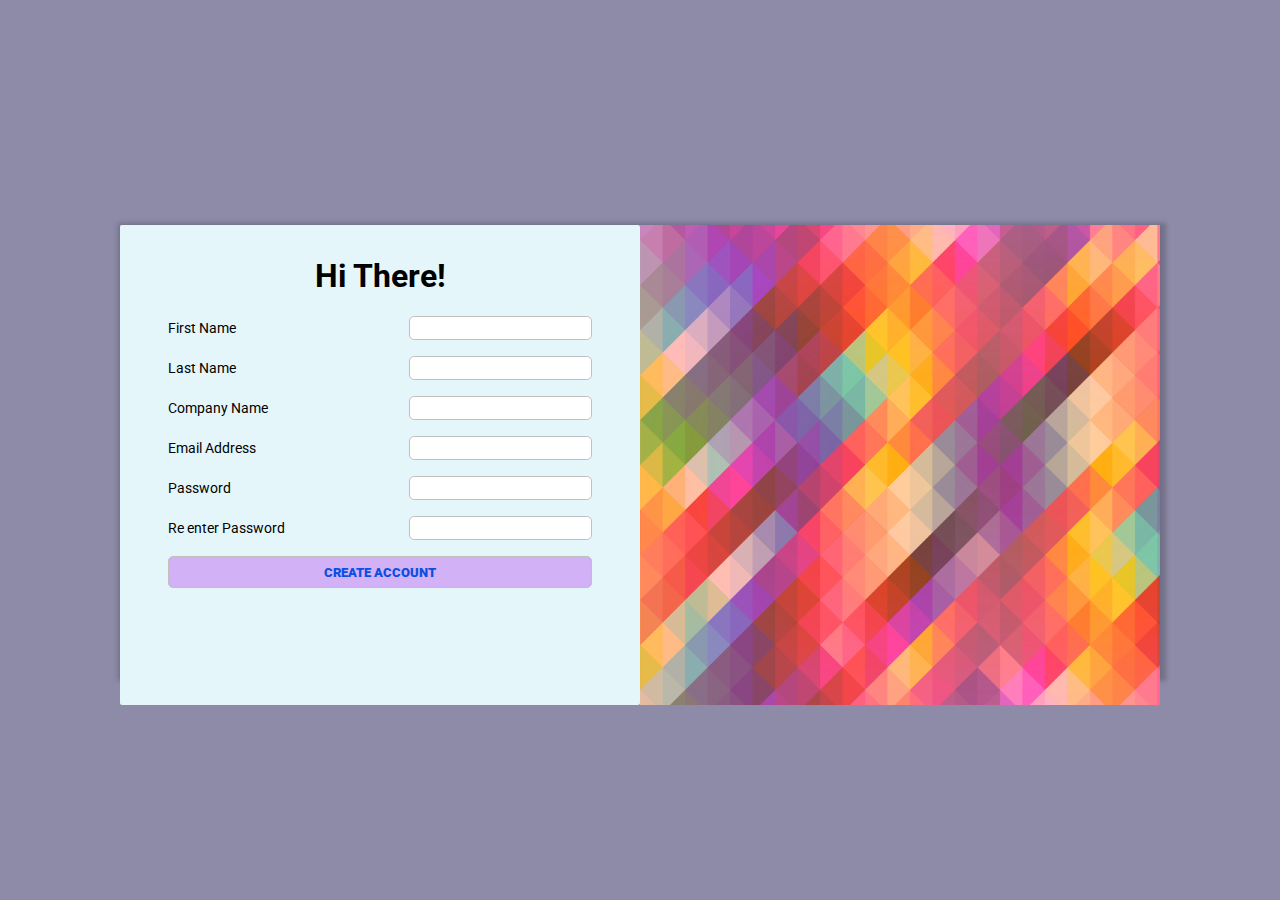
<file: abstract-signup-dribbble/index.html>
<!DOCTYPE html>
<html lang="en">
<head>
    <meta charset="UTF-8">
    <meta http-equiv="X-UA-Compatible" content="IE=edge">
    <meta name="viewport" content="width=device-width, initial-scale=1.0">
    <title>Signup for an account</title>
    <link rel="stylesheet" href="main.css">
		<link href="https://fonts.googleapis.com/css2?family=Roboto:wght@400;700;900&display=swap" rel="stylesheet">
</head>
<body>
    <div class="background"></div>
    <div class="container">
        <div class="signup-container">
          <h1 class="greeting">Hi There!</h1>
          <form action="index.html">
            <ul class="signup-container_list">
              <li>
                <label for="fname">First Name</label>
                <input type="text" id="fname">
              </li>
							<li>
								<label for="lname">Last Name</label>
                <input type="text" id="lname"> 
							</li>
							<li>
								<label for="cname">Company Name</label>
                <input type="text" id="cname">
							</li>
							<li>
								<label for="email">Email Address</label>
                <input type="text" id="email">
							</li>
							<li>
								<label for="password">Password</label>
                <input type="text" id="password">
							</li>
							<li>
								<label for="rpassword">Re enter Password</label>
                <input type="text" id="rpassword">
							</li>
							<li>
								<input type="submit" value="CREATE ACCOUNT">
							</li>
            </ul>
          </form>  
        </div>
        <div class="image-container"></div>
    </div>
</body>
</html>
</file>
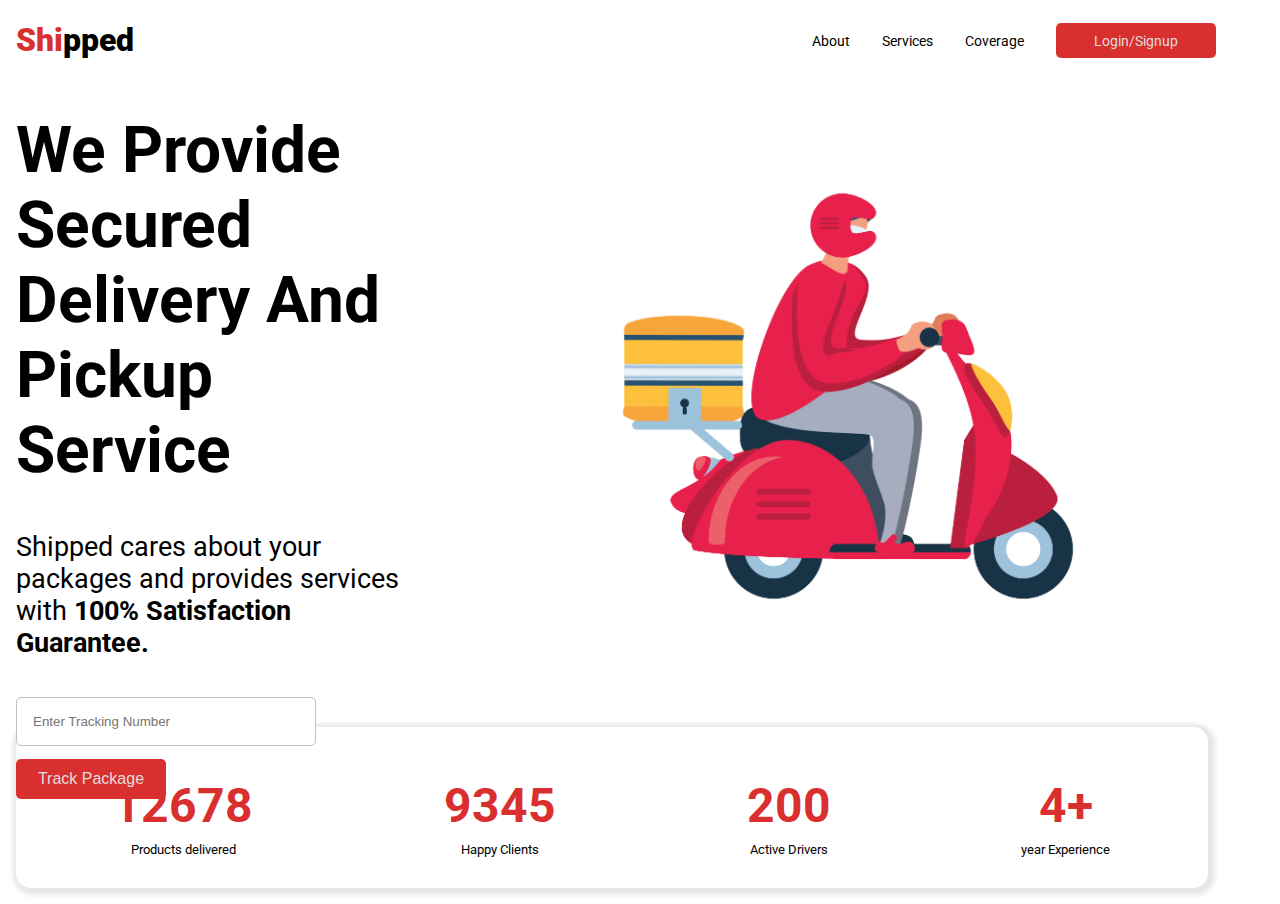
<file: shipping-delivery-dribbble/index.html>
<!DOCTYPE html>
<html lang="en">
  <head>
    <meta charset="UTF-8" />
    <meta http-equiv="X-UA-Compatible" content="IE=edge" />
    <meta name="viewport" content="width=device-width, initial-scale=1.0" />
    <title>Shipped</title>
    <link rel="shortcut icon" href="s.jpg" />
    <link
      href="https://fonts.googleapis.com/css2?family=Roboto:wght@400;700;900&display=swap"
      rel="stylesheet"
    />
    <link rel="stylesheet" href="main.css" />
  </head>
  <body>
    <header class="main_header">
      <div>
        <h1><span class="main_header_brand">Shi</span>pped</h1>
      </div>
      <nav class="main_nav">
        <ul>
          <li><a href="#">About</a></li>
          <li><a href="#">Services</a></li>
          <li><a href="#">Coverage</a></li>
          <li class="login"><a href="#" id="login">Login/Signup</a></li>
        </ul>
      </nav>
    </header>
    <main>
      <div class="main_content">
        <div class="main_content_description">
          <h1>We Provide Secured Delivery And Pickup Service</h1>
          <p>
            Shipped cares about your packages and provides services with
            <span class="satisfaction">100% Satisfaction Guarantee.</span>
          </p>
          <form action="index.html" class="main_content_form">
            <input
              type="text"
              id="tracking_number"
              placeholder="Enter Tracking Number"
            />
            <input type="submit" value="Track Package" id="submit" />
          </form>
        </div>
        <div class="main_content_scooter_guy"></div>
      </div>

      <div class="statistics">
        <ul>
          <li>
            <h1>12678</h1>
            <p>Products delivered</p>
          </li>
          <li>
            <h1>9345</h1>
            <p>Happy Clients</p>
          </li>
          <li>
            <h1>200</h1>
            <p>Active Drivers</p>
          </li>
          <li>
            <h1>4+</h1>
            <p>year Experience</p>
          </li>
        </ul>
      </div>
    </main>
  </body>
</html>
</file>
<file: abstract-signup-dribbble/main.css>
* {
    box-sizing: border-box;
  }

  body{
      margin:0;
      font-family: 'Roboto', sans-serif;
  }

.background{
    width: 100vw;
    height: 100vh;
    background-color: rgb(141, 139, 167);
    position: fixed;
    z-index: -1;
    display: inline-block;
  }

.container{
    display: flex;
    height: 50vh;
    width: 85vw;
    max-width: 65rem;
      
    box-shadow: 2px 2px 5px 4px rgba(0, 0, 0, 0.2);

    position: absolute;
	top:0;
	bottom: 0;
	left: 0;
	right: 0;
    margin: auto;
  }

.signup-container{
    width: 50%; 
    height: 100%;
    min-height: 480px;
    background-color: rgb(229, 246, 250);
    border-radius: 2px;
}

.signup-container h1{
    font-weight: bold;
    text-align: center;
    margin-top: 2rem;
}

.signup-container ul{
    list-style: none;
}

.signup-container_list{
    padding-left: 0;
    margin-right: 3rem;
    margin-left: 3rem;
    font-size: 0.9rem;
}

.signup-container_list li{
    display: flex;
    flex-wrap: wrap;
    align-items: center;

    margin-top: 1rem;
}

.signup-container_list li label{
    flex:1 0 8rem;
}

.signup-container_list li input:not([type="submit"]){
    border-radius: 5px;
    height: 1.5rem;
    border: 1px solid silver;
}

.signup-container_list li input:not([type="submit"]):focus-visible{
    outline: rgb(177, 199, 247);
}

.signup-container_list li [type="submit"]{
    border-radius: 5px; 
    border: 1px solid silver;
    
    text-align: center;
    width: 100%;
    height: 2rem;
    
    font-weight:900;
    font-family: 'Roboto', sans-serif;
    color: rgb(10, 79, 226);
    background-color: rgb(210, 177, 247);
}

.signup-container_list li [type="submit"]:hover{
    background-color: rgb(190, 127, 111);
    cursor: pointer;
}

.signup-container_list li input:not([type="submit"]):focus-visible{
    border: 1px solid rgb(10, 73, 247);
}

.image-container{
    width: 50%;
    height: 100%;
    min-height: 480px;

    background-image: url("abs.png");
    background-position: left top;
    background-size: cover;
  }
</file>
<file: shipping-delivery-dribbble/main.css>
* {
  box-sizing: border-box;
}

body {
  font-family: "Roboto", sans-serif;
  margin: 0 10%;
  margin-left: 1rem;
  width: 95%;
}

main {
  width: 100%;
}

a {
  text-decoration: none;
  color: black;
  font-size: 0.9rem;
}

a:not(#login):hover {
  color: rgb(218, 47, 47);
}

.login {
  padding: 0.5rem;
  background-color: rgb(218, 47, 47);
  border-radius: 5px;
  width: 10rem;
  text-align: center;
}

.login a {
  color: rgb(226, 221, 221);
}

.login:hover {
  background-color: rgb(153, 121, 53);
}

.main_header {
  display: flex;
  align-items: center;
  justify-content: space-between;
}

.main_header h1 {
  font-weight: 900;
  font-size: 2rem;
}

.main_header_brand {
  color: rgb(218, 47, 47);
}

.main_nav ul {
  list-style: none;
  display: flex;
  align-items: center;
}

.main_nav ul li {
  margin: 0 1rem;
}

.main_content {
  display: flex;
  width: 100vw;
  height: 70vh;
}

.main_content_description {
  width: 40%;
  margin-top: 2rem;
}

.main_content_description h1 {
  font-size: 3rem;
}

.main_content_description p {
  font-size: 1.3rem;
}

.satisfaction {
  font-weight: bold;
}

.main_content_form {
  display: flex;
  flex-direction: column;
  margin-top: 10%;
}

#tracking_number {
  width: 85%;
  max-width: 300px;
  flex: 0 0 40px;
  border: 1px solid silver;
  border-radius: 5px;
  padding: 1rem;
}

#tracking_number:focus-visible {
  outline: none;
  border: 1px solid rgb(218, 47, 47);
}

#submit {
  width: 40%;
  flex: 0 0 40px;
  min-width: 150px;
  max-width: 150px;
  margin-top: 0.8rem;
  background-color: rgb(218, 47, 47);
  color: rgb(226, 221, 221);
  padding-top: 0.7rem;
  padding-bottom: 0.7rem;
  border: none;
  border-radius: 5px;
  font-size: 1rem;
}

#submit:hover {
  background-color: rgb(153, 121, 53);
  cursor: pointer;
}

.main_content_scooter_guy {
  background-image: url("delivery.jpg");
  background-position: 40% center;
  background-repeat: no-repeat;
  background-size: cover;
  width: 60%;
}

.statistics {
  border-radius: 15px;
  border: 2px solid white;
  box-shadow: 2px 2px 5px 5px rgba(0, 0, 0, 0.1);
  margin: 1rem 0;
  width: 98%;
}

.statistics ul {
  list-style: none;
  margin: 1rem 0;
  padding: 0;
  display: flex;
  align-items: center;
  justify-content: space-around;
}

.statistics li {
  display: flex;
  flex-direction: column;
  align-items: center;
  justify-content: center;
}

.statistics li h1 {
  color: rgb(218, 47, 47);
  font-size: 3rem;
  margin-bottom: 0;
}

.statistics li p {
  font-size: 0.8rem;
  margin-top: 0.5rem;
}

@media (min-width: 70rem) {
  .main_content_description {
    width: 30%;
    margin-top: 2rem;
  }

  .main_content_description h1 {
    font-size: 4rem;
    margin-top: 0;
  }

  .main_content_description p {
    font-size: 1.7rem;
  }

  .main_content_scooter_guy {
    background-position: right center;
    background-repeat: no-repeat;
    background-size: cover;
    width: 50%;
    margin-left: 10%;
  }
}
</file>
